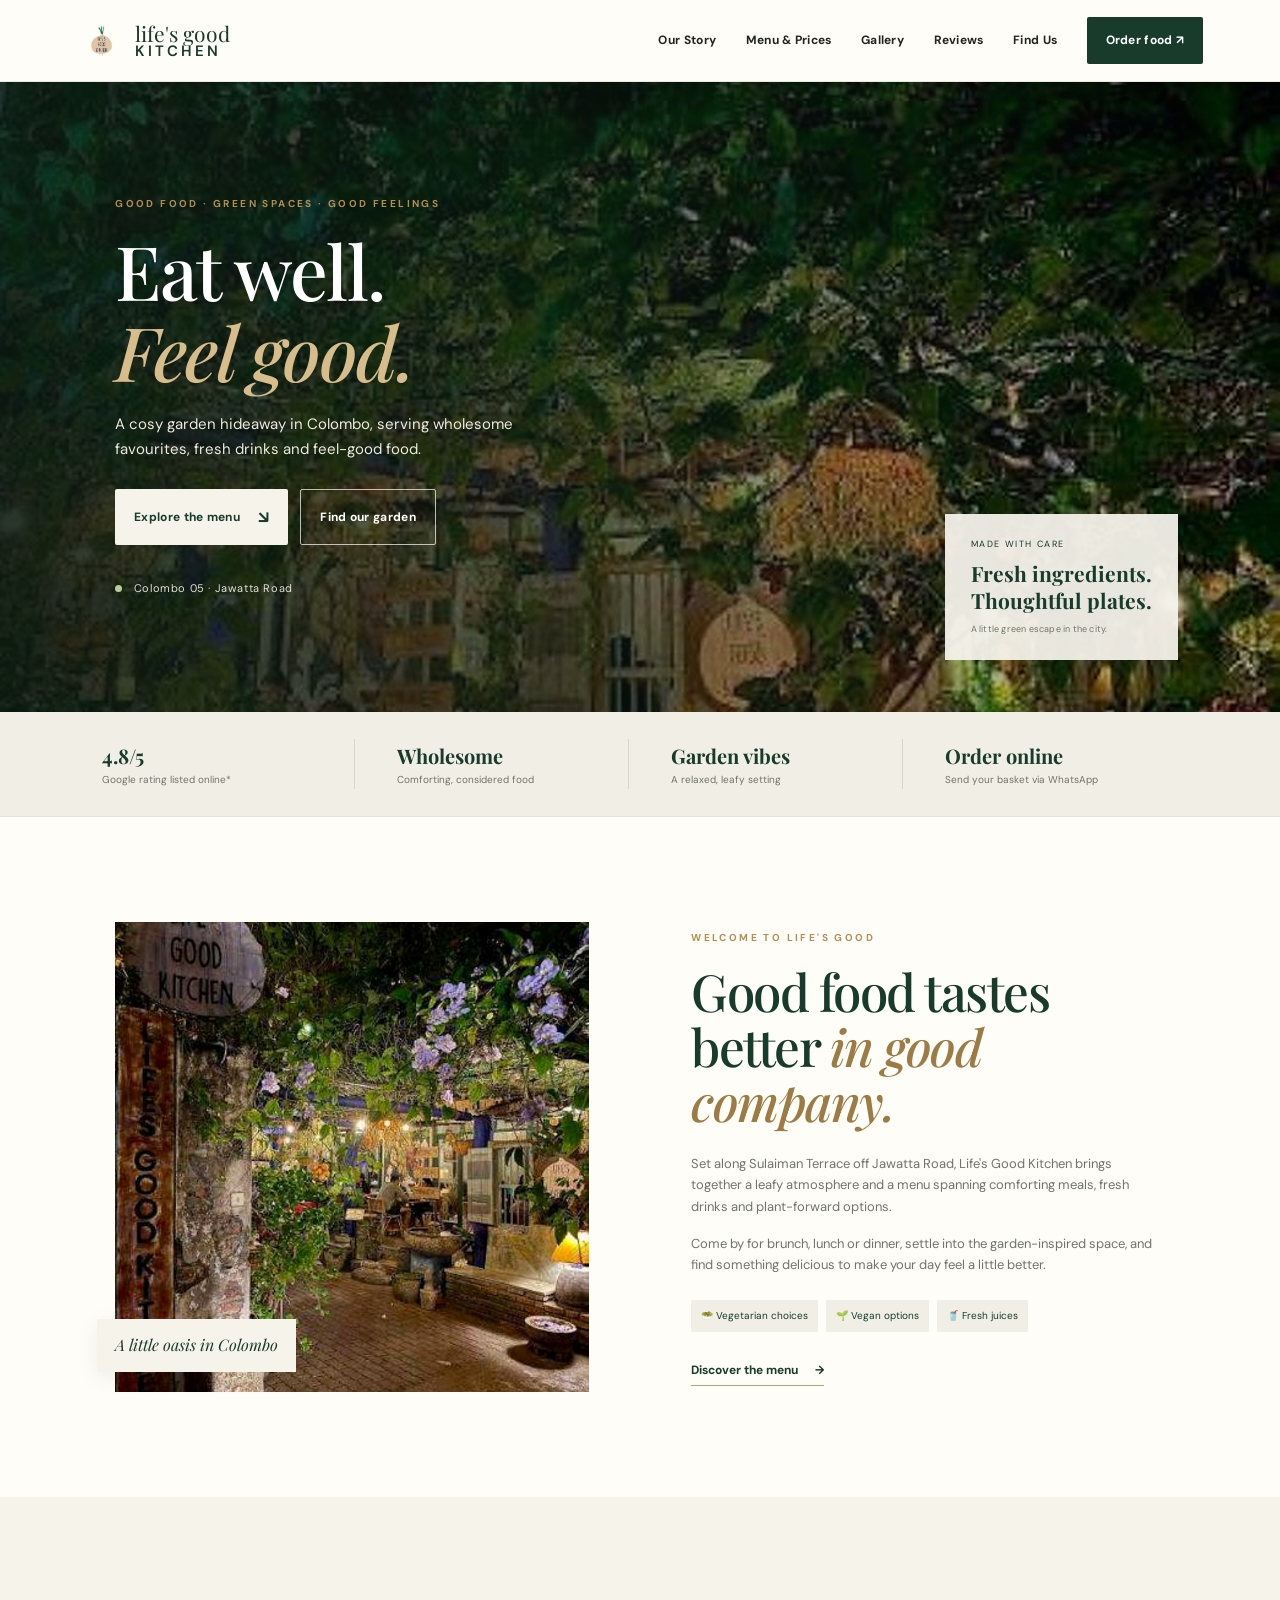
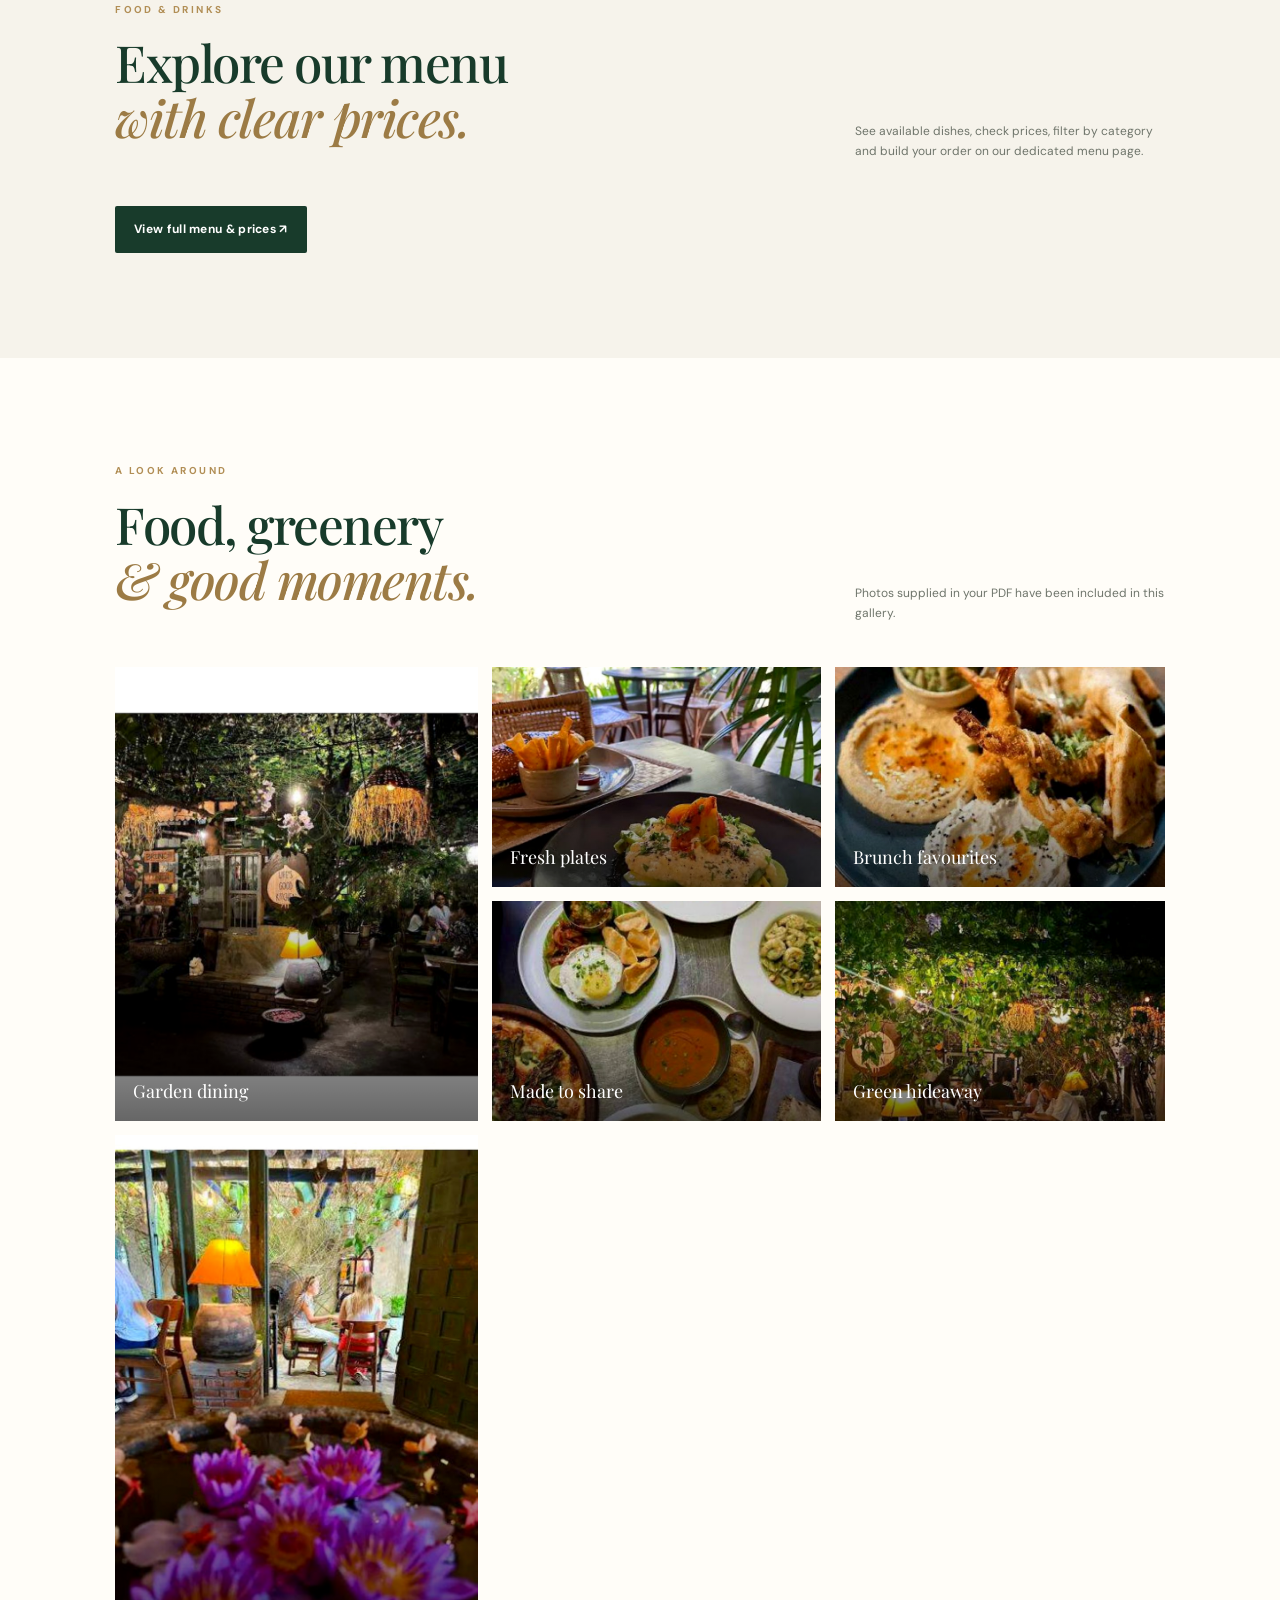
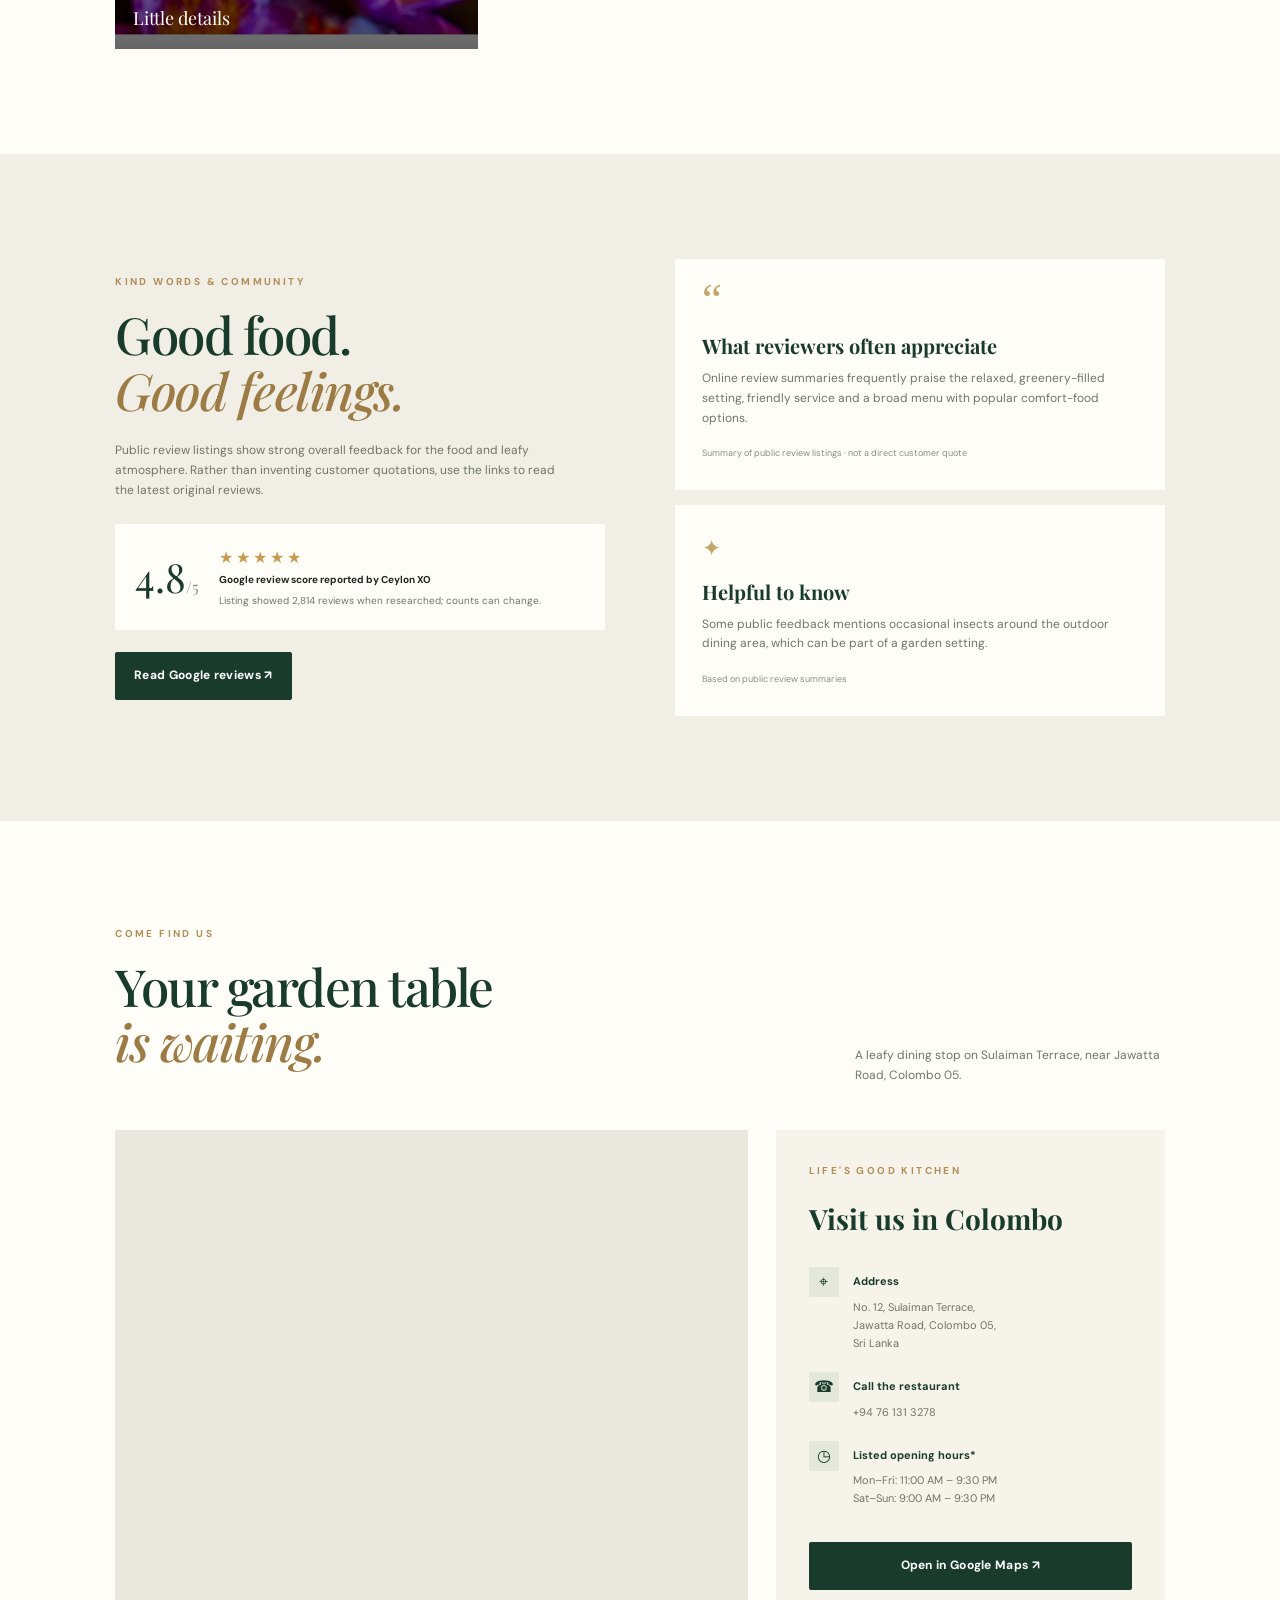
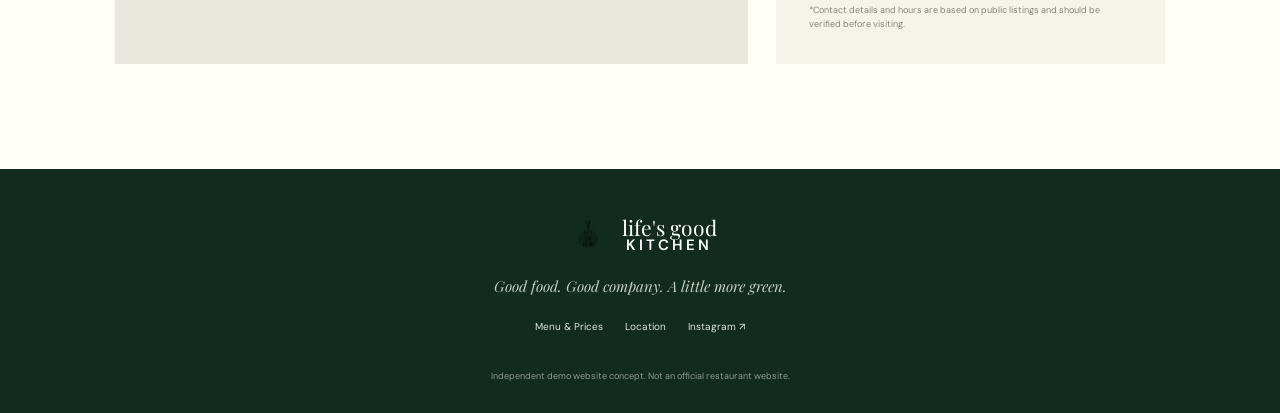
<file: index.html>
<!DOCTYPE html>
<html lang="en">
<head>
  <meta charset="UTF-8"><meta name="viewport" content="width=device-width, initial-scale=1.0">
  <meta name="theme-color" content="#183b2b">
  <meta name="description" content="Life's Good Kitchen, Colombo 05 — wholesome food, fresh drinks and a garden-inspired dining experience.">
  <title>Life's Good Kitchen | Colombo</title>
  <link rel="preconnect" href="https://fonts.googleapis.com"><link rel="preconnect" href="https://fonts.gstatic.com" crossorigin>
  <link href="https://fonts.googleapis.com/css2?family=DM+Sans:wght@400;500;600;700&family=Playfair+Display:wght@500;600;700&display=swap" rel="stylesheet">
  <link rel="stylesheet" href="style.css">
</head>
<body>
<header class="site-header"><a class="brand" href="#home"><img src="assets/logo.jpg" alt="Life's Good Kitchen logo"><span>life's good <b>kitchen</b></span></a>
  <button class="menu-toggle" aria-label="Open navigation" aria-expanded="false">☰</button>
  <nav class="nav"><a href="#story">Our Story</a><a href="menu.html">Menu & Prices</a><a href="#gallery">Gallery</a><a href="#reviews">Reviews</a><a href="#location">Find Us</a><a class="nav-order" href="menu.html">Order food ↗</a></nav>
</header>
<main>
<section class="hero" id="home"><div class="hero-shade"></div><div class="hero-content"><p class="eyebrow">GOOD FOOD · GREEN SPACES · GOOD FEELINGS</p><h1>Eat well.<br><em>Feel good.</em></h1><p class="hero-copy">A cosy garden hideaway in Colombo, serving wholesome favourites, fresh drinks and feel-good food.</p><div class="hero-actions"><a class="button button-light" href="menu.html">Explore the menu <span>↘</span></a><a class="button button-outline" href="#location">Find our garden</a></div><div class="hero-note"><span class="dot"></span> Colombo 05 · Jawatta Road</div></div><div class="hero-card"><span>MADE WITH CARE</span><strong>Fresh ingredients.<br>Thoughtful plates.</strong><small>A little green escape in the city.</small></div></section>
<section class="trust-row"><div><strong>4.8/5</strong><span>Google rating listed online*</span></div><div><strong>Wholesome</strong><span>Comforting, considered food</span></div><div><strong>Garden vibes</strong><span>A relaxed, leafy setting</span></div><div><strong>Order online</strong><span>Send your basket via WhatsApp</span></div></section>
<section class="section story" id="story"><div class="story-image"><img src="assets/page-03.jpg" alt="Garden entrance at Life's Good Kitchen"><span class="image-label">A little oasis in Colombo</span></div><div class="story-copy"><p class="eyebrow">WELCOME TO LIFE'S GOOD</p><h2>Good food tastes<br>better <em>in good company.</em></h2><p>Set along Sulaiman Terrace off Jawatta Road, Life's Good Kitchen brings together a leafy atmosphere and a menu spanning comforting meals, fresh drinks and plant-forward options.</p><p>Come by for brunch, lunch or dinner, settle into the garden-inspired space, and find something delicious to make your day feel a little better.</p><div class="feature-pills"><span>🥗 Vegetarian choices</span><span>🌱 Vegan options</span><span>🥤 Fresh juices</span></div><a class="text-link" href="menu.html">Discover the menu <span>→</span></a></div></section>
<section class="menu-section section menu-teaser" id="menu"><div class="section-heading"><div><p class="eyebrow">FOOD & DRINKS</p><h2>Explore our menu<br><em>with clear prices.</em></h2></div><p class="heading-side">See available dishes, check prices, filter by category and build your order on our dedicated menu page.</p></div><a class="button button-dark" href="menu.html">View full menu & prices ↗</a></section>
<section class="section gallery-section" id="gallery"><div class="section-heading"><div><p class="eyebrow">A LOOK AROUND</p><h2>Food, greenery<br><em>& good moments.</em></h2></div><p class="heading-side">Photos supplied in your PDF have been included in this gallery.</p></div><div class="gallery-grid"><button class="gallery-item tall" data-photo="assets/page-01.jpg"><img src="assets/page-01.jpg" alt="Warmly lit garden dining area"><span>Garden dining</span></button><button class="gallery-item" data-photo="assets/page-04.jpg"><img src="assets/page-04.jpg" alt="A plated meal on the garden patio"><span>Fresh plates</span></button><button class="gallery-item" data-photo="assets/page-05.jpg"><img src="assets/page-05.jpg" alt="Breakfast dish with eggs and toast"><span>Brunch favourites</span></button><button class="gallery-item" data-photo="assets/page-10.jpg"><img src="assets/page-10.jpg" alt="A spread of pasta and pizza dishes"><span>Made to share</span></button><button class="gallery-item wide" data-photo="assets/page-11.jpg"><img src="assets/page-11.jpg" alt="Garden tables surrounded by greenery"><span>Green hideaway</span></button><button class="gallery-item" data-photo="assets/page-12.jpg"><img src="assets/page-12.jpg" alt="Lotus flowers in a water feature"><span>Little details</span></button></div></section>
<section class="reviews-section" id="reviews"><div class="section reviews-layout"><div><p class="eyebrow">KIND WORDS & COMMUNITY</p><h2>Good food.<br><em>Good feelings.</em></h2><p class="review-intro">Public review listings show strong overall feedback for the food and leafy atmosphere. Rather than inventing customer quotations, use the links to read the latest original reviews.</p><div class="rating-card"><div class="rating-number">4.8<span>/5</span></div><div><div class="stars">★★★★★</div><strong>Google review score reported by Ceylon XO</strong><small>Listing showed 2,814 reviews when researched; counts can change.</small></div></div><a class="button button-dark" target="_blank" rel="noopener" href="https://www.google.com/maps/search/?api=1&query=Life%27s+Good+Kitchen+12+Sulaiman+Terrace+Colombo">Read Google reviews ↗</a></div><div class="review-highlights"><article><span class="quote-mark">“</span><h3>What reviewers often appreciate</h3><p>Online review summaries frequently praise the relaxed, greenery-filled setting, friendly service and a broad menu with popular comfort-food options.</p><small>Summary of public review listings · not a direct customer quote</small></article><article><span class="review-icon">✦</span><h3>Helpful to know</h3><p>Some public feedback mentions occasional insects around the outdoor dining area, which can be part of a garden setting.</p><small>Based on public review summaries</small></article></div></div></section>
<section class="section location-section" id="location"><div class="section-heading"><div><p class="eyebrow">COME FIND US</p><h2>Your garden table<br><em>is waiting.</em></h2></div><p class="heading-side">A leafy dining stop on Sulaiman Terrace, near Jawatta Road, Colombo 05.</p></div><div class="location-grid"><div class="map-frame"><iframe title="Map showing Life's Good Kitchen in Colombo" src="https://maps.google.com/maps?q=Life%27s%20Good%20Kitchen%2C%2012%20Sulaiman%20Terrace%2C%20Colombo%2005&t=&z=15&ie=UTF8&iwloc=&output=embed" loading="lazy" referrerpolicy="no-referrer-when-downgrade"></iframe></div><div class="contact-card"><p class="eyebrow">LIFE'S GOOD KITCHEN</p><h3>Visit us in Colombo</h3><div class="contact-line"><span>⌖</span><div><strong>Address</strong><p>No. 12, Sulaiman Terrace,<br>Jawatta Road, Colombo 05,<br>Sri Lanka</p></div></div><div class="contact-line"><span>☎</span><div><strong>Call the restaurant</strong><p><a href="tel:+94761313278">+94 76 131 3278</a></p></div></div><div class="contact-line"><span>◷</span><div><strong>Listed opening hours*</strong><p>Mon–Fri: 11:00 AM – 9:30 PM<br>Sat–Sun: 9:00 AM – 9:30 PM</p></div></div><a class="button button-dark full" target="_blank" rel="noopener" href="https://maps.app.goo.gl/dwPMyGUjd77Js8AYA">Open in Google Maps ↗</a><small class="fine-print">*Contact details and hours are based on public listings and should be verified before visiting.</small></div></div></section>
</main>
<footer class="footer"><a class="brand footer-brand" href="#home"><img src="assets/logo.jpg" alt=""><span>life's good <b>kitchen</b></span></a><p>Good food. Good company. A little more green.</p><div><a href="menu.html">Menu & Prices</a><a href="#location">Location</a><a target="_blank" rel="noopener" href="https://www.instagram.com/lifesgoodkitchen/">Instagram ↗</a></div><small>Independent demo website concept. Not an official restaurant website.</small></footer>
<script src="script.js"></script>
</body></html>
</file>
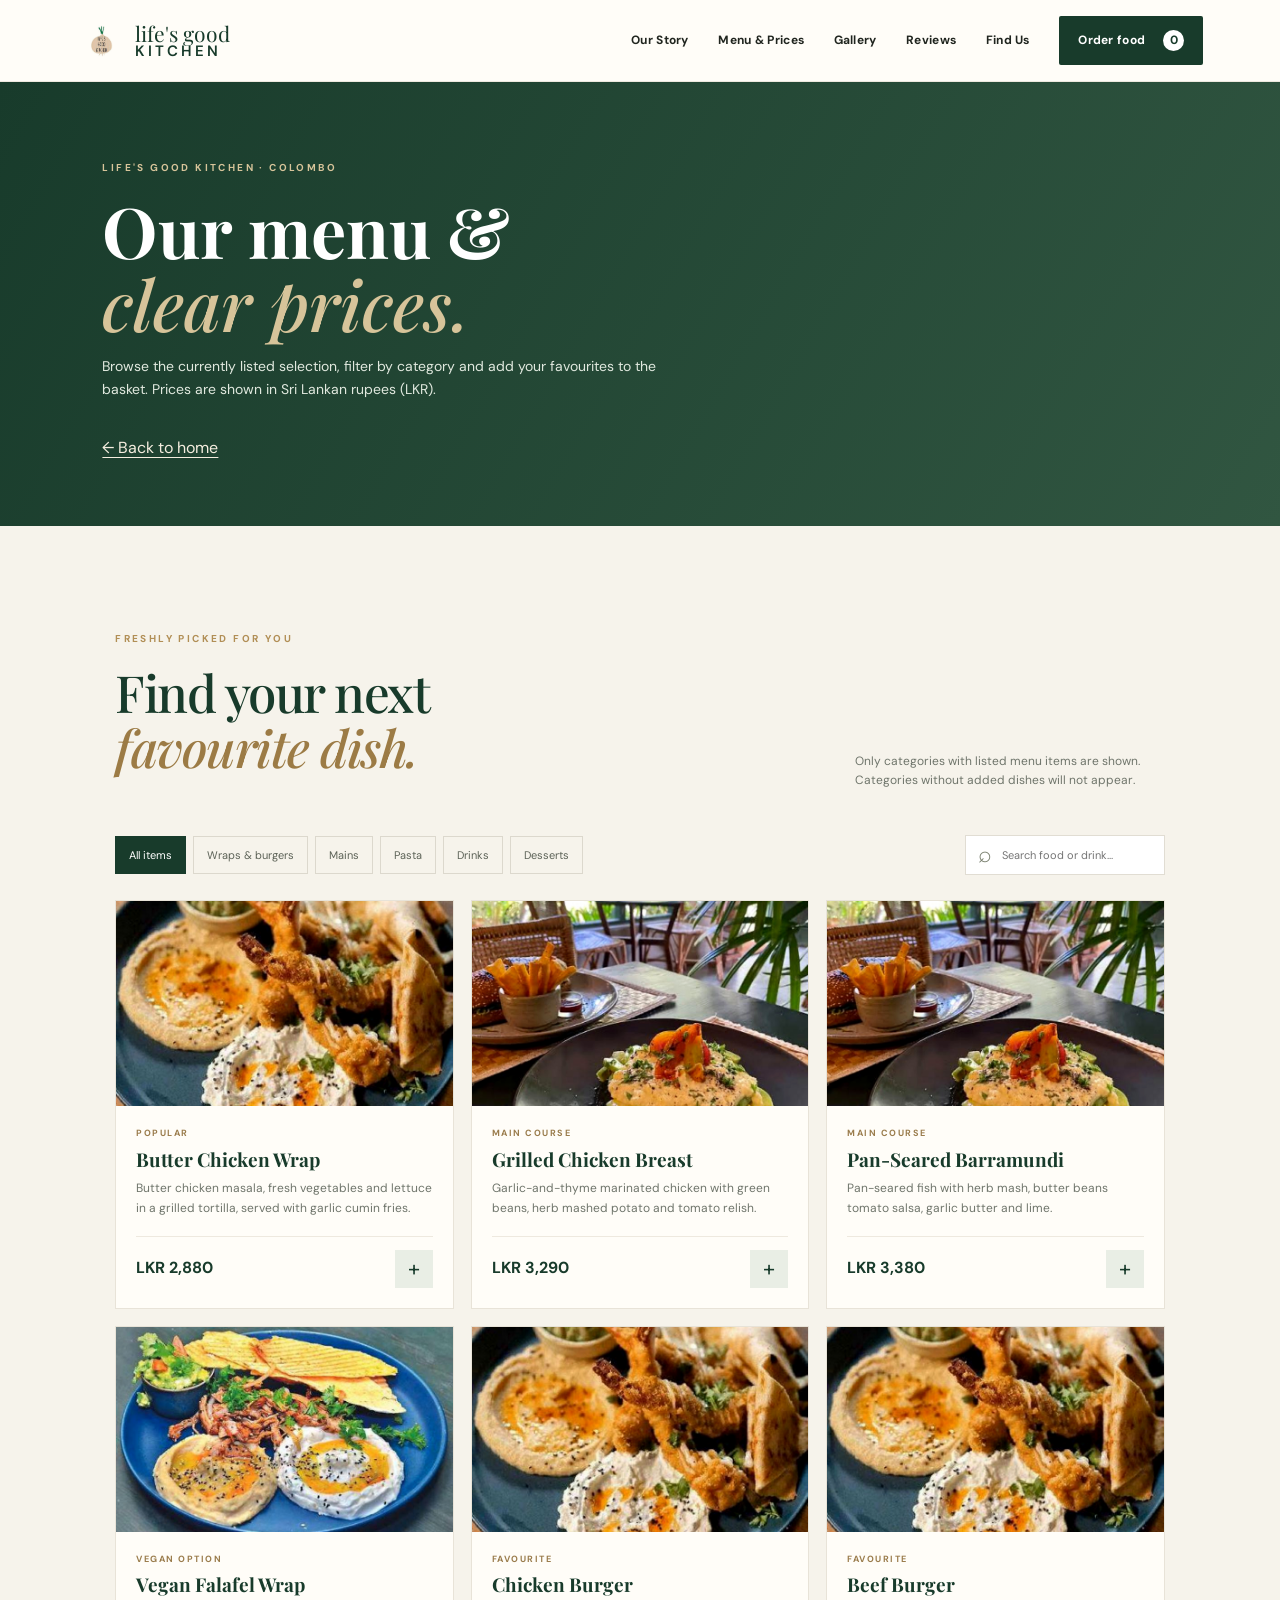
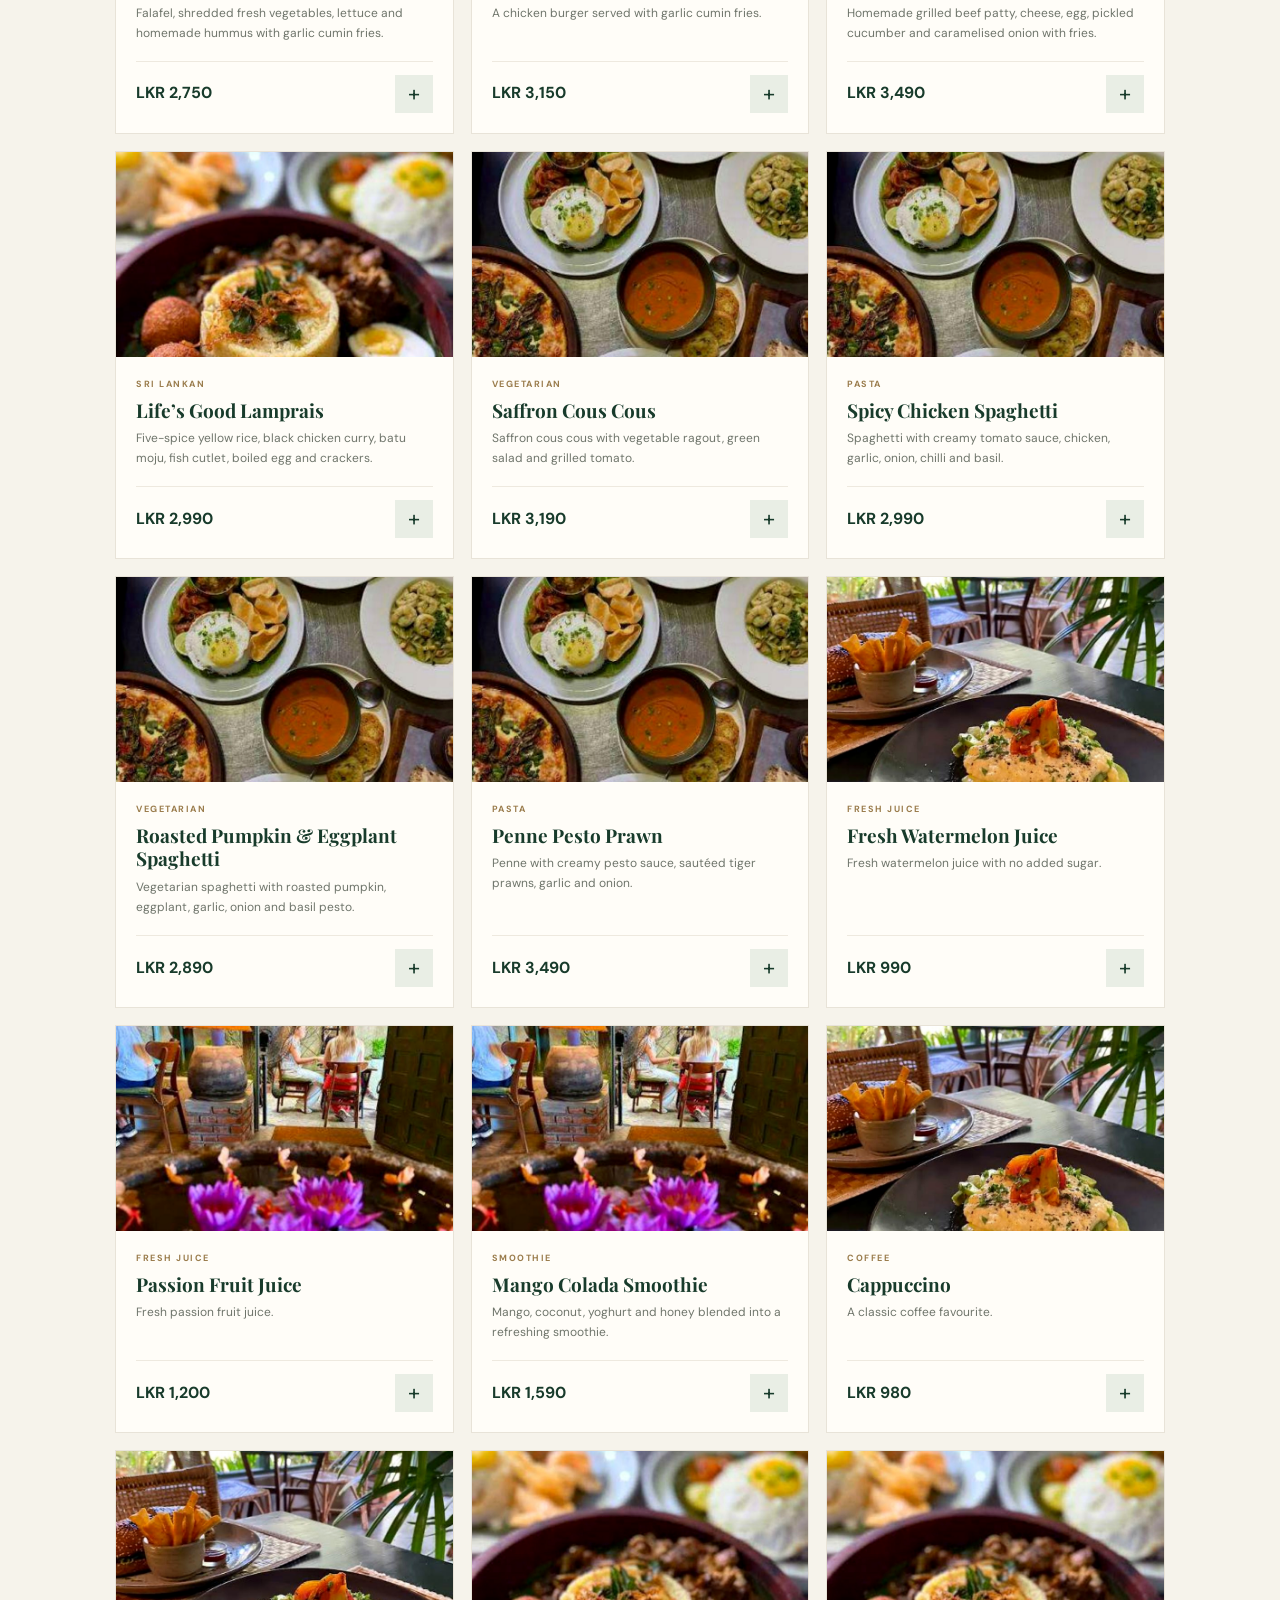
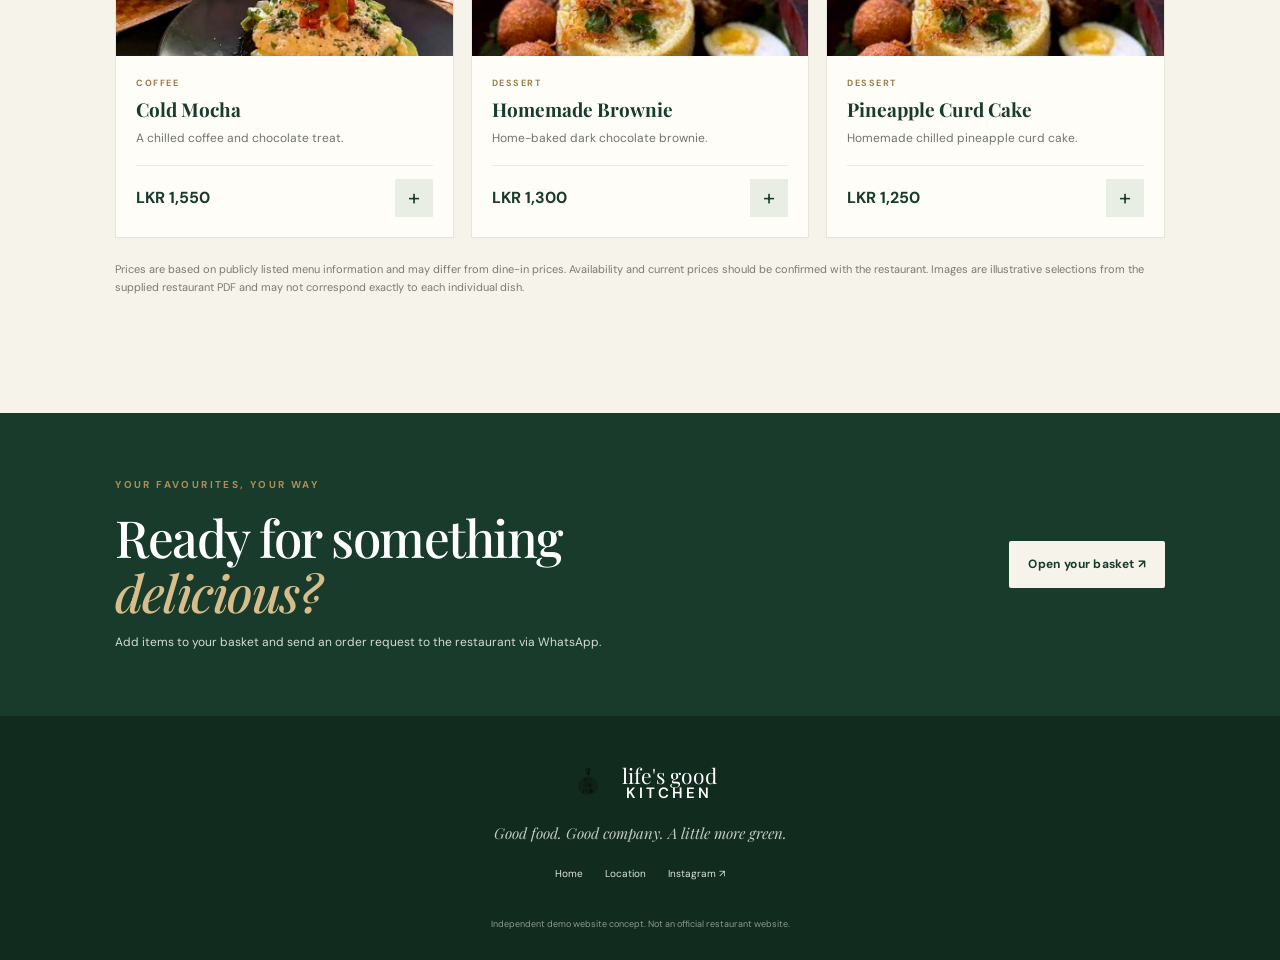
<file: menu.html>
<!DOCTYPE html>
<html lang="en">
<head>
<meta charset="UTF-8"><meta name="viewport" content="width=device-width, initial-scale=1.0">
<meta name="theme-color" content="#183b2b"><meta name="description" content="Life's Good Kitchen food menu and prices in Colombo, Sri Lanka.">
<title>Menu & Prices | Life's Good Kitchen</title>
<link rel="preconnect" href="https://fonts.googleapis.com"><link rel="preconnect" href="https://fonts.gstatic.com" crossorigin>
<link href="https://fonts.googleapis.com/css2?family=DM+Sans:wght@400;500;600;700&family=Playfair+Display:wght@500;600;700&display=swap" rel="stylesheet">
<link rel="stylesheet" href="style.css">
<style>
.menu-page-hero{padding:78px clamp(22px,8vw,120px) 65px;background:linear-gradient(120deg,#183b2b,#315641);color:#fff}
.menu-page-hero h1{font-family:'Playfair Display',serif;font-size:clamp(42px,6vw,70px);line-height:1.05;margin:12px 0}
.menu-page-hero h1 em{color:#d7c49a;font-weight:500}
.menu-page-hero p:not(.eyebrow){max-width:600px;color:#e1e9df;font-size:14px}
.menu-page-hero .eyebrow{color:#d7c49a}
.menu-section{min-height:60vh}
.menu-card img{height:205px;image-rendering:auto}
.menu-card-body{padding:20px}
.menu-card h3{font-size:19px}
.menu-card p{font-size:12px;line-height:1.65}
.menu-card-bottom{align-items:center}
.price{font-size:16px;white-space:nowrap}
.add-btn{width:38px;height:38px;cursor:pointer}
.category-tabs button{cursor:pointer;font-size:11px}
.price-note{font-size:11px;line-height:1.6}
.back-home{display:inline-block;margin-top:20px;color:#f5eedf;text-decoration:underline;text-underline-offset:4px}
@media(max-width:680px){.menu-page-hero{padding:58px 22px 45px}.menu-card img{height:145px}.menu-card-body{padding:13px}.menu-card h3{font-size:15px}.menu-card p{font-size:10px}.price{font-size:12px}}
</style>
</head><body>
<header class="site-header"><a class="brand" href="index.html"><img src="assets/logo.jpg" alt="Life's Good Kitchen logo"><span>life's good <b>kitchen</b></span></a>
<button class="menu-toggle" aria-label="Open navigation" aria-expanded="false">☰</button>
<nav class="nav"><a href="index.html#story">Our Story</a><a href="menu.html">Menu & Prices</a><a href="index.html#gallery">Gallery</a><a href="index.html#reviews">Reviews</a><a href="index.html#location">Find Us</a><button class="nav-order" data-open-cart>Order food <span class="cart-count">0</span></button></nav></header>
<main>
<section class="menu-page-hero"><p class="eyebrow">LIFE'S GOOD KITCHEN · COLOMBO</p><h1>Our menu &<br><em>clear prices.</em></h1><p>Browse the currently listed selection, filter by category and add your favourites to the basket. Prices are shown in Sri Lankan rupees (LKR).</p><a class="back-home" href="index.html">← Back to home</a></section>
<section class="menu-section section" id="menu"><div class="section-heading"><div><p class="eyebrow">FRESHLY PICKED FOR YOU</p><h2>Find your next<br><em>favourite dish.</em></h2></div><p class="heading-side">Only categories with listed menu items are shown. Categories without added dishes will not appear.</p></div>
<div class="menu-tools"><div class="category-tabs" role="group" aria-label="Filter menu"></div><label class="search-box"><span>⌕</span><input id="menu-search" type="search" placeholder="Search food or drink..." aria-label="Search menu"></label></div>
<div class="menu-grid" id="menu-grid"></div>
<p class="price-note">Prices are based on publicly listed menu information and may differ from dine-in prices. Availability and current prices should be confirmed with the restaurant. Images are illustrative selections from the supplied restaurant PDF and may not correspond exactly to each individual dish.</p>
</section>
<section class="order-banner"><div><p class="eyebrow">YOUR FAVOURITES, YOUR WAY</p><h2>Ready for something<br><em>delicious?</em></h2><p>Add items to your basket and send an order request to the restaurant via WhatsApp.</p></div><button class="button button-light" data-open-cart>Open your basket ↗</button></section>
</main>
<footer class="footer"><a class="brand footer-brand" href="index.html"><img src="assets/logo.jpg" alt=""><span>life's good <b>kitchen</b></span></a><p>Good food. Good company. A little more green.</p><div><a href="index.html">Home</a><a href="index.html#location">Location</a><a target="_blank" rel="noopener" href="https://www.instagram.com/lifesgoodkitchen/">Instagram ↗</a></div><small>Independent demo website concept. Not an official restaurant website.</small></footer>
<div class="cart-overlay" id="cart-overlay" aria-hidden="true"><aside class="cart-panel" role="dialog" aria-modal="true" aria-labelledby="cart-title"><div class="cart-head"><div><p class="eyebrow">YOUR SELECTION</p><h2 id="cart-title">Your basket</h2></div><button class="close-cart" aria-label="Close basket">×</button></div><div id="cart-items" class="cart-items"></div><div class="cart-total"><span>Estimated total</span><strong id="cart-total">LKR 0</strong></div><p class="cart-disclaimer">This sends an order request via WhatsApp. The restaurant must confirm availability, delivery and final price.</p><form id="order-form"><label>Your name<input name="customer" required placeholder="Name"></label><label>Order type<select name="orderType"><option>Delivery (confirm availability)</option><option>Pickup</option><option>Dine-in enquiry</option></select></label><label>Delivery address / note<textarea name="address" rows="2" placeholder="Address or special requests"></textarea></label><button class="button button-dark full" type="submit">Send order on WhatsApp ↗</button></form></aside></div>
<script src="script.js"></script>
</body></html>
</file>
<file: style.css>
:root{--green:#183b2b;--green2:#315b43;--cream:#f6f3eb;--paper:#fffdf8;--ink:#20251f;--muted:#6f756b;--line:#e4e1d8;--gold:#c9a96e}*{box-sizing:border-box}html{scroll-behavior:smooth;scroll-padding-top:90px}body{margin:0;background:var(--paper);color:var(--ink);font-family:'DM Sans',sans-serif;line-height:1.65}a{color:inherit;text-decoration:none}button,input,select,textarea{font:inherit}button{cursor:pointer}.site-header{height:82px;padding:0 clamp(20px,6vw,88px);display:flex;align-items:center;justify-content:space-between;background:#fffdf8;position:sticky;top:0;z-index:20;border-bottom:1px solid #eee9df}.brand{display:flex;align-items:center;gap:10px;color:var(--green);font-family:'Playfair Display',serif;font-size:21px;line-height:1.05}.brand img{width:48px;height:48px;object-fit:contain;border-radius:50%;mix-blend-mode:multiply}.brand b{display:block;font-size:15px;letter-spacing:3px;text-transform:uppercase;font-family:'DM Sans',sans-serif;font-weight:600}.nav{display:flex;align-items:center;gap:clamp(14px,2.3vw,32px);font-size:12px;font-weight:700;letter-spacing:.3px}.nav a{transition:color .2s}.nav a:hover{color:#a47d3f}.nav-order,.button{border:0;display:inline-flex;align-items:center;justify-content:center;gap:18px;font-weight:700;font-size:12px;letter-spacing:.3px;padding:14px 19px;border-radius:2px}.nav-order{background:var(--green);color:#fff}.cart-count{background:#fff;color:var(--green);border-radius:50%;min-width:21px;height:21px;display:inline-grid;place-items:center}.menu-toggle{display:none;background:none;border:0;font-size:25px;color:var(--green)}.hero{min-height:630px;position:relative;display:flex;align-items:center;background:#23372a url('assets/page-06.jpg') center 52%/cover no-repeat;color:white;padding:70px clamp(24px,9vw,135px);overflow:hidden}.hero-shade{position:absolute;inset:0;background:linear-gradient(90deg,rgba(10,25,17,.88) 0%,rgba(10,25,17,.63) 45%,rgba(10,25,17,.08) 100%)}.hero-content{position:relative;z-index:1;max-width:590px}.eyebrow{font-size:10px;font-weight:700;letter-spacing:2.4px;text-transform:uppercase;color:#b18e55;margin:0 0 17px}.hero h1,.section h2,.order-banner h2{font-family:'Playfair Display',serif;font-size:clamp(43px,6vw,75px);font-weight:500;line-height:1.08;letter-spacing:-1.5px;margin:0 0 20px}.hero h1 em,.section h2 em,.order-banner h2 em{font-weight:500;color:#d7bd8c}.hero-copy{max-width:435px;color:#eee9dd;font-size:15px;margin:0 0 28px}.hero-actions{display:flex;gap:12px;flex-wrap:wrap}.button-light{background:var(--cream);color:var(--green)}.button-outline{border:1px solid rgba(255,255,255,.7);color:#fff;background:transparent}.button-dark{background:var(--green);color:white}.button span{font-size:17px}.hero-note{font-size:11px;margin-top:34px;color:#e4e0d7;letter-spacing:.6px}.dot{display:inline-block;width:7px;height:7px;background:#b6cda0;border-radius:50%;margin-right:8px}.hero-card{position:absolute;right:clamp(25px,8vw,120px);bottom:52px;z-index:1;background:rgba(246,243,235,.94);color:var(--green);padding:23px 26px;min-width:230px;box-shadow:0 15px 45px #0002}.hero-card span,.hero-card small{display:block;font-size:9px;letter-spacing:1.6px}.hero-card strong{display:block;font-family:'Playfair Display',serif;font-size:21px;line-height:1.3;margin:8px 0}.hero-card small{letter-spacing:.2px;color:#6d766a}.trust-row{display:grid;grid-template-columns:repeat(4,1fr);padding:27px clamp(20px,8vw,120px);gap:22px;background:#f0eee5;border-bottom:1px solid #e6e2d8}.trust-row div{display:flex;flex-direction:column;border-right:1px solid #d8d7cc;padding-left:20px}.trust-row div:first-child{padding-left:0}.trust-row div:last-child{border:0}.trust-row strong{font-family:'Playfair Display',serif;font-size:20px;color:var(--green)}.trust-row span{font-size:10px;color:var(--muted)}.section{padding:105px clamp(24px,9vw,135px)}.story{display:grid;grid-template-columns:1fr 1fr;gap:clamp(35px,8vw,115px);align-items:center}.story-image{position:relative}.story-image img{display:block;width:100%;height:470px;object-fit:cover}.image-label{position:absolute;bottom:20px;left:-18px;background:var(--cream);padding:13px 18px;font-family:'Playfair Display',serif;font-style:italic;color:var(--green);box-shadow:0 5px 22px #0001}.section h2{font-size:clamp(36px,4vw,54px);color:var(--green);margin-bottom:23px}.section h2 em{color:#9c7b45}.story-copy>p:not(.eyebrow){font-size:13px;color:var(--muted);margin:0 0 16px}.feature-pills{display:flex;gap:8px;flex-wrap:wrap;margin:24px 0}.feature-pills span{padding:8px 10px;background:#f0eee5;color:var(--green);font-size:10px}.text-link{font-size:12px;font-weight:700;color:var(--green);border-bottom:1px solid #bba273;padding-bottom:7px}.text-link span{margin-left:14px}.menu-section{background:var(--cream)}.section-heading{display:flex;justify-content:space-between;align-items:end;gap:30px;margin-bottom:37px}.heading-side{max-width:310px;color:var(--muted);font-size:12px;margin:0 0 7px}.menu-tools{display:flex;justify-content:space-between;align-items:center;gap:20px;margin-bottom:25px;flex-wrap:wrap}.category-tabs{display:flex;gap:7px;flex-wrap:wrap}.category-tabs button{border:1px solid #dcd8cd;background:transparent;padding:9px 13px;font-size:10px;color:#5c6257}.category-tabs button.active,.category-tabs button:hover{background:var(--green);border-color:var(--green);color:#fff}.search-box{display:flex;align-items:center;background:white;border:1px solid #e1ddd3;padding:0 12px;min-width:200px}.search-box span{font-size:23px;color:#7a806f}.search-box input{border:0;outline:0;background:transparent;padding:10px;width:160px;font-size:11px}.menu-grid{display:grid;grid-template-columns:repeat(3,1fr);gap:17px}.menu-card{background:#fffdf8;border:1px solid #e8e3d8;display:flex;flex-direction:column;min-width:0;transition:transform .2s,box-shadow .2s}.menu-card:hover{transform:translateY(-3px);box-shadow:0 10px 25px #273c2c10}.menu-card img{width:100%;height:165px;object-fit:cover;background:#e7e3d9}.menu-card-body{padding:17px;display:flex;flex-direction:column;flex:1}.menu-tag{font-size:9px;text-transform:uppercase;letter-spacing:1.5px;color:#9a7c4c;font-weight:700}.menu-card h3{font-family:'Playfair Display',serif;font-size:18px;line-height:1.25;color:var(--green);margin:7px 0}.menu-card p{font-size:11px;color:var(--muted);margin:0 0 17px;flex:1}.menu-card-bottom{display:flex;align-items:center;justify-content:space-between;gap:8px;border-top:1px solid #eee9df;padding-top:13px}.price{font-size:14px;font-weight:700;color:var(--green)}.add-btn{background:#e9eee5;color:var(--green);border:0;width:31px;height:31px;font-size:22px;line-height:1}.add-btn:hover{background:var(--green);color:white}.price-note{font-size:10px;color:#777c72;margin-top:23px}.order-banner{padding:64px clamp(24px,9vw,135px);display:flex;align-items:center;justify-content:space-between;gap:30px;background:var(--green);color:#fff}.order-banner h2{font-size:clamp(36px,4vw,52px);margin-bottom:12px}.order-banner p:not(.eyebrow){max-width:500px;color:#d5ddd4;font-size:12px;margin:0}.order-banner .button{flex-shrink:0}.gallery-section{background:#fffdf8}.gallery-grid{display:grid;grid-template-columns:1.1fr 1fr 1fr;grid-template-rows:220px 220px;gap:14px}.gallery-item{padding:0;border:0;position:relative;overflow:hidden;background:#ddd}.gallery-item img{width:100%;height:100%;object-fit:cover;display:block;transition:transform .4s}.gallery-item:hover img{transform:scale(1.04)}.gallery-item:after{content:'';position:absolute;inset:40% 0 0;background:linear-gradient(transparent,rgba(0,0,0,.6))}.gallery-item span{position:absolute;z-index:1;left:18px;bottom:15px;color:#fff;font-family:'Playfair Display',serif;font-size:18px}.gallery-item.tall{grid-row:span 2}.gallery-item.wide{grid-column:span 1}.reviews-section{background:#f0eee5}.reviews-layout{display:grid;grid-template-columns:1fr 1fr;gap:70px;align-items:center}.review-intro{color:var(--muted);font-size:12px;max-width:440px;margin-bottom:24px}.rating-card{display:flex;align-items:center;gap:20px;padding:20px;background:#fffdf8;margin-bottom:22px;max-width:490px}.rating-number{font-family:'Playfair Display',serif;font-size:40px;color:var(--green);white-space:nowrap}.rating-number span{font-size:16px;color:#899082}.stars{color:#c79b4e;letter-spacing:3px}.rating-card strong,.rating-card small{display:block;font-size:10px}.rating-card small{color:var(--muted);margin-top:5px}.review-highlights{display:grid;gap:15px}.review-highlights article{background:#fffdf8;padding:25px 27px}.quote-mark{font-family:Georgia,serif;color:#c4a66d;font-size:45px;line-height:.7}.review-icon{color:#c4a66d;font-size:23px}.review-highlights h3{font-family:'Playfair Display',serif;color:var(--green);font-size:20px;margin:7px 0}.review-highlights p{font-size:12px;color:var(--muted);margin:0 0 10px}.review-highlights small{font-size:9px;color:#8b8d83}.location-section{background:#fffdf8}.location-grid{display:grid;grid-template-columns:1.3fr .8fr;gap:28px}.map-frame{min-height:430px;background:#e9e7de}.map-frame iframe{width:100%;height:100%;min-height:430px;border:0;filter:saturate(.7)}.contact-card{padding:33px;background:var(--cream)}.contact-card h3{font-family:'Playfair Display',serif;font-size:28px;color:var(--green);margin:0 0 25px}.contact-line{display:flex;gap:14px;margin:20px 0}.contact-line>span{width:30px;height:30px;display:grid;place-items:center;background:#e3e7dc;color:var(--green);flex-shrink:0}.contact-line strong{font-size:11px;color:var(--green)}.contact-line p{font-size:11px;color:var(--muted);margin:4px 0 0}.full{width:100%;margin-top:15px}.fine-print{display:block;font-size:9px;color:#85877d;line-height:1.5;margin-top:14px}.footer{padding:42px 24px 25px;text-align:center;background:#122b1f;color:#dce4d9}.footer-brand{justify-content:center;color:#fff}.footer-brand img{background:#fff}.footer>p{font-family:'Playfair Display',serif;font-style:italic;color:#c2cbbf;font-size:15px}.footer>div{display:flex;justify-content:center;gap:22px;font-size:10px;margin:20px 0 26px}.footer>small{color:#8b9b8c;font-size:9px}.cart-overlay{position:fixed;inset:0;background:#07170dcc;z-index:50;display:flex;justify-content:flex-end;opacity:0;visibility:hidden;transition:.25s}.cart-overlay.open{opacity:1;visibility:visible}.cart-panel{width:min(470px,100%);height:100%;background:#fffdf8;padding:28px;overflow:auto;transform:translateX(30px);transition:.25s}.cart-overlay.open .cart-panel{transform:none}.cart-head{display:flex;justify-content:space-between;align-items:center;border-bottom:1px solid var(--line);padding-bottom:15px}.cart-head h2{font-family:'Playfair Display',serif;color:var(--green);margin:0;font-size:30px}.cart-head .eyebrow{margin-bottom:3px}.close-cart{font-size:30px;border:0;background:transparent;color:var(--green)}.cart-items{padding:10px 0}.empty-cart{font-size:12px;color:var(--muted);padding:35px 0;text-align:center}.cart-row{display:grid;grid-template-columns:1fr auto;gap:12px;padding:14px 0;border-bottom:1px solid var(--line)}.cart-row strong{font-size:12px;color:var(--green);display:block}.cart-row small{color:var(--muted);font-size:10px}.quantity{display:flex;align-items:center;gap:10px}.quantity button{border:1px solid var(--line);background:white;width:25px;height:25px}.cart-total{display:flex;justify-content:space-between;padding:18px 0;border-top:1px solid var(--line);font-size:12px}.cart-total strong{font-size:17px;color:var(--green)}.cart-disclaimer{font-size:10px;color:var(--muted);background:#f0eee5;padding:12px}.cart-panel form{display:grid;gap:12px;margin-top:20px}.cart-panel label{font-size:11px;font-weight:700;color:var(--green)}.cart-panel input,.cart-panel select,.cart-panel textarea{display:block;width:100%;border:1px solid var(--line);background:#fff;padding:11px;margin-top:5px;font-size:12px;outline-color:#91a78e}.lightbox{position:fixed;inset:0;z-index:60;background:#07170df2;display:flex;align-items:center;justify-content:center;padding:30px;opacity:0;visibility:hidden}.lightbox.open{opacity:1;visibility:visible}.lightbox img{max-width:min(100%,1000px);max-height:85vh;object-fit:contain}.lightbox button{position:absolute;right:30px;top:20px;background:none;border:0;color:white;font-size:40px}.no-results{grid-column:1/-1;padding:45px;text-align:center;color:var(--muted)}@media(max-width:900px){.nav{gap:13px}.nav a{font-size:10px}.nav-order{padding:11px}.story{gap:35px}.section{padding-top:75px;padding-bottom:75px}.menu-grid{grid-template-columns:repeat(2,1fr)}.reviews-layout{gap:35px}.hero-card{right:25px}.location-grid{grid-template-columns:1fr 1fr}}@media(max-width:680px){.site-header{height:70px;padding:0 18px}.brand{font-size:18px}.brand img{width:41px;height:41px}.menu-toggle{display:block}.nav{display:none;position:absolute;top:70px;left:0;right:0;background:#fffdf8;padding:20px;box-shadow:0 12px 20px #0001;align-items:stretch;flex-direction:column;gap:15px}.nav.open{display:flex}.nav a{font-size:12px}.nav-order{justify-content:space-between}.hero{min-height:650px;padding:70px 24px 160px;background-position:58% center}.hero-shade{background:linear-gradient(90deg,rgba(10,25,17,.86),rgba(10,25,17,.38))}.hero h1{font-size:55px}.hero-card{bottom:22px;left:24px;right:auto;padding:15px 19px}.hero-card strong{font-size:18px}.trust-row{grid-template-columns:1fr 1fr;padding:22px;gap:18px}.trust-row div{padding-left:12px}.trust-row div:nth-child(2){border-right:0}.trust-row strong{font-size:18px}.section{padding:65px 22px}.story{grid-template-columns:1fr;gap:35px}.story-image img{height:330px}.image-label{left:0}.section-heading{display:block}.heading-side{margin-top:10px}.menu-tools{align-items:stretch}.category-tabs{gap:6px}.category-tabs button{padding:8px 10px}.search-box{width:100%}.search-box input{width:100%}.menu-grid{grid-template-columns:1fr 1fr;gap:10px}.menu-card img{height:125px}.menu-card-body{padding:12px}.menu-card h3{font-size:15px}.menu-card p{font-size:10px}.price{font-size:12px}.menu-tag{font-size:8px}.order-banner{padding:48px 22px;display:block}.order-banner .button{margin-top:24px}.gallery-grid{grid-template-columns:1fr 1fr;grid-template-rows:180px 180px 180px;gap:9px}.gallery-item.tall{grid-row:span 2}.gallery-item.wide{grid-column:span 1}.gallery-item span{font-size:15px;left:10px;bottom:10px}.reviews-layout{grid-template-columns:1fr;gap:30px}.rating-card{gap:12px;padding:14px}.rating-number{font-size:34px}.location-grid{grid-template-columns:1fr}.map-frame,.map-frame iframe{min-height:330px}.contact-card{padding:24px}.footer>div{gap:14px}.cart-panel{padding:22px}.hero-actions .button{padding:13px}.review-highlights article{padding:22px}}
</file>
